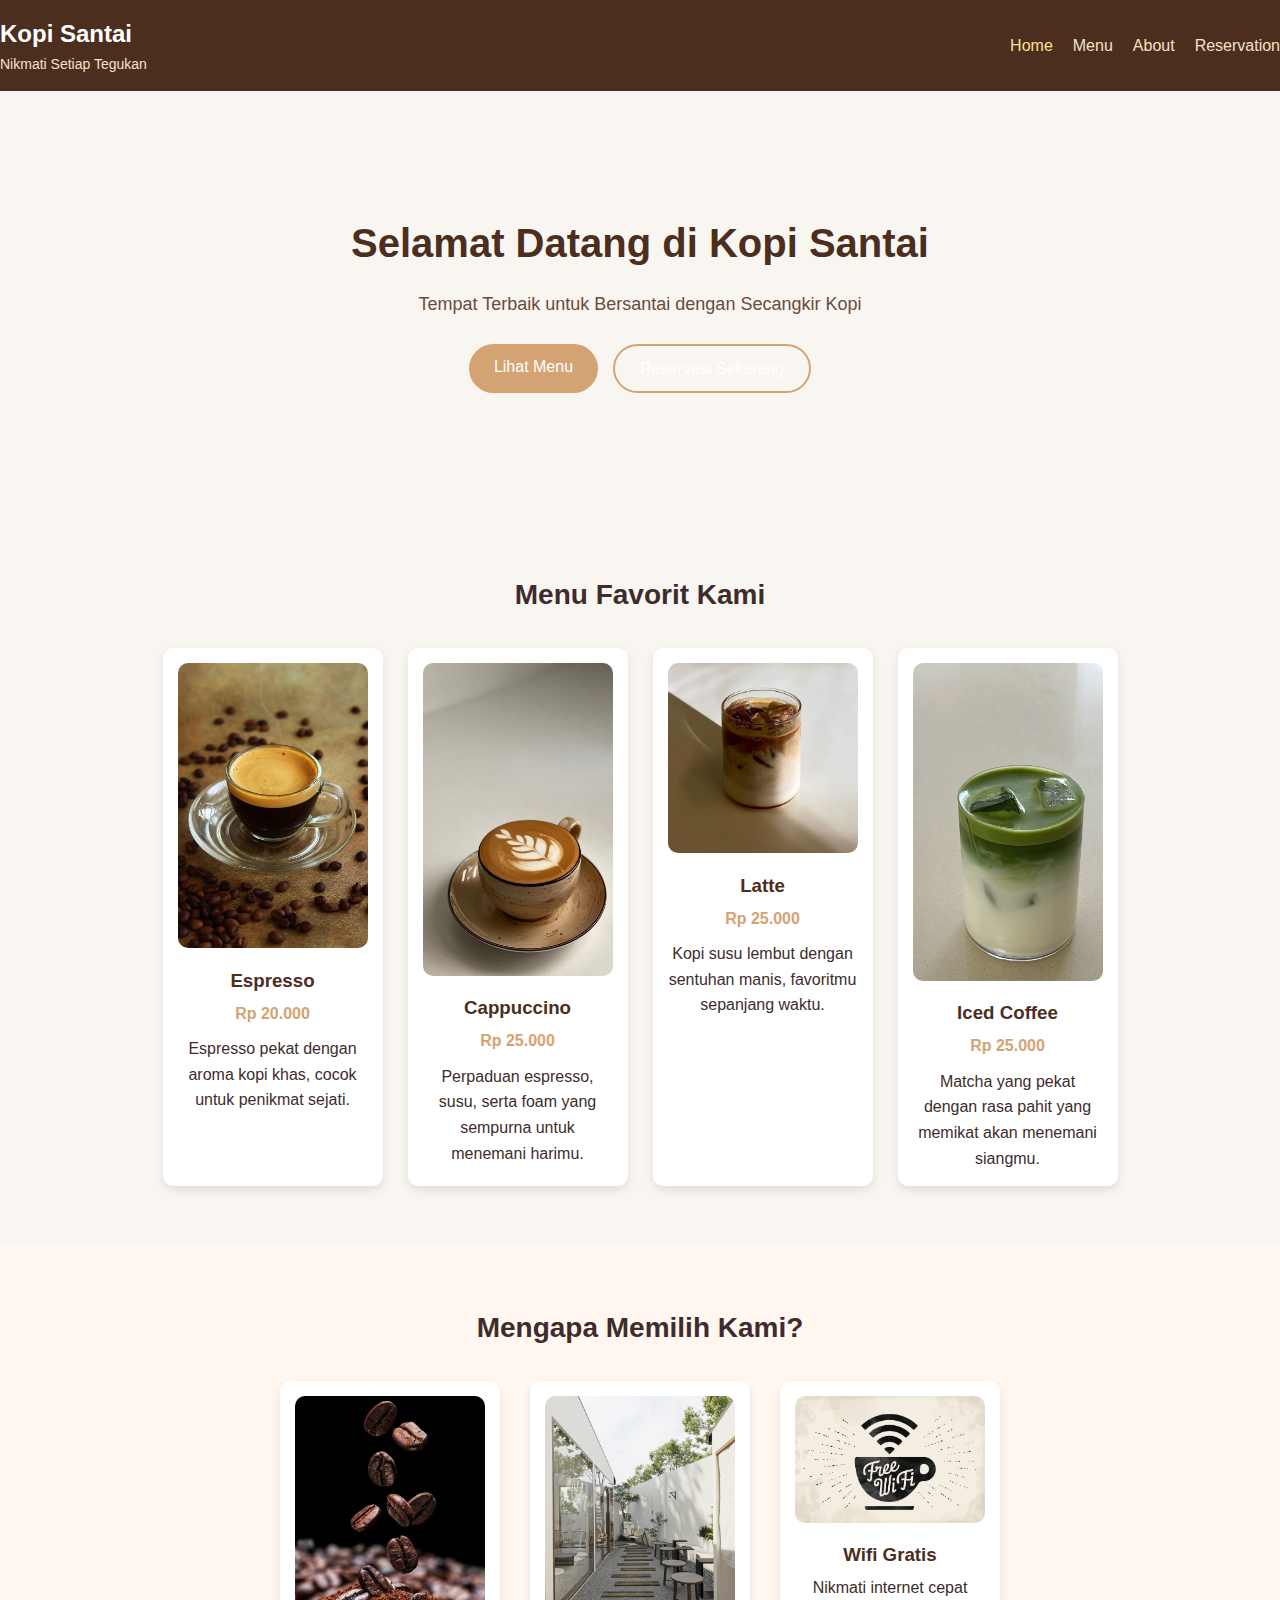
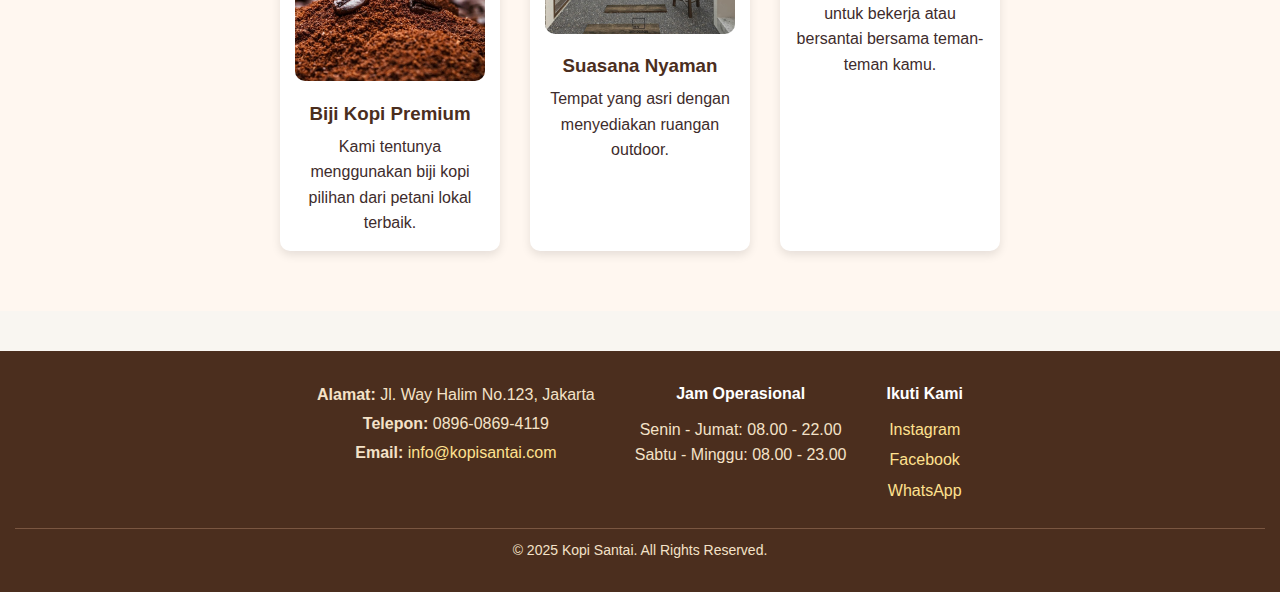
<file: index.html>
<!DOCTYPE html>
<html lang="id">
<head>
  <meta charset="UTF-8">
  <meta name="viewport" content="width=device-width, initial-scale=1.0">
  <title>Kopi Santai</title>
  <link rel="stylesheet" href="style.css">
</head>
<body>

  <header>
    <div class="logo">
      <h1>Kopi Santai</h1>
      <p class="tagline">Nikmati Setiap Tegukan</p>
    </div>

    <nav>
      <ul>
        <li><a href="index.html" class="active">Home</a></li>
        <li><a href="menu.html">Menu</a></li>
        <li><a href="about.html">About</a></li>
        <li><a href="reservation.html">Reservation</a></li>
      </ul>
    </nav>
  </header>

  <section id="hero">
    <div class="hero-content">
      <h2>Selamat Datang di Kopi Santai</h2>
      <p>Tempat Terbaik untuk Bersantai dengan Secangkir Kopi</p>
      <div class="cta-buttons">
        <a href="menu.html" class="btn">Lihat Menu</a>
        <a href="reservation.html" class="btn btn-outline">Reservasi Sekarang</a>
      </div>
    </div>
  </section>

  <section id="featured-menu">
    <h2>Menu Favorit Kami</h2>
    <div class="menu-container">
      <article class="menu-item">
        <img src="espresso.jpg" alt="Espresso">
        <h3>Espresso</h3>
        <p class="price">Rp 20.000</p>
        <p>Espresso pekat dengan aroma kopi khas, cocok untuk penikmat sejati.</p>
      </article>

      <article class="menu-item">
        <img src="cappuccino.jpg" alt="Cappuccino">
        <h3>Cappuccino</h3>
        <p class="price">Rp 25.000</p>
        <p>Perpaduan espresso, susu, serta foam yang sempurna untuk menemani harimu.</p>
      </article>

      <article class="menu-item">
        <img src="latte.jpg" alt="Latte">
        <h3>Latte</h3>
        <p class="price">Rp 25.000</p>
        <p>Kopi susu lembut dengan sentuhan manis, favoritmu sepanjang waktu.</p>
      </article>

      <article class="menu-item">
        <img src="matcha.jpg" alt="Matcha">
        <h3>Iced Coffee</h3>
        <p class="price">Rp 25.000</p>
        <p>Matcha yang pekat dengan rasa pahit yang memikat akan menemani siangmu.</p>
      </article>
    </div>
  </section>

  <section id="why-choose-us">
    <h2>Mengapa Memilih Kami?</h2>
    <div class="advantages">
      <article>
        <img src="bijikopi.jpg" alt="Biji Kopi Premium">
        <h3>Biji Kopi Premium</h3>
        <p>Kami tentunya menggunakan biji kopi pilihan dari petani lokal terbaik.</p>
      </article>

      <article>
        <img src="tempat.jpg" alt="Suasana Nyaman">
        <h3>Suasana Nyaman</h3>
        <p>Tempat yang asri dengan menyediakan ruangan outdoor.</p>
      </article>

      <article>
        <img src="freewifi.jpg" alt="Wifi Gratis">
        <h3>Wifi Gratis</h3>
        <p>Nikmati internet cepat untuk bekerja atau bersantai bersama teman-teman kamu.</p>
      </article>
    </div>
  </section>

  <footer>
    <div class="footer-content">
      <address>
        <p><strong>Alamat:</strong> Jl. Way Halim No.123, Jakarta</p>
        <p><strong>Telepon:</strong> 0896-0869-4119</p>
        <p><strong>Email:</strong> <a href="mailto:info@kopisantai.com">info@kopisantai.com</a></p>
      </address>

      <div class="hours">
        <h4>Jam Operasional</h4>
        <p>Senin - Jumat: 08.00 - 22.00</p>
        <p>Sabtu - Minggu: 08.00 - 23.00</p>
      </div>

      <div class="socials">
        <h4>Ikuti Kami</h4>
        <ul>
          <li><a href="#">Instagram</a></li>
          <li><a href="#">Facebook</a></li>
          <li><a href="#">WhatsApp</a></li>
        </ul>
      </div>
    </div>

    <p class="copyright">
      &copy; 2025 Kopi Santai. All Rights Reserved.
    </p>
  </footer>

</body>
</html>
</file>
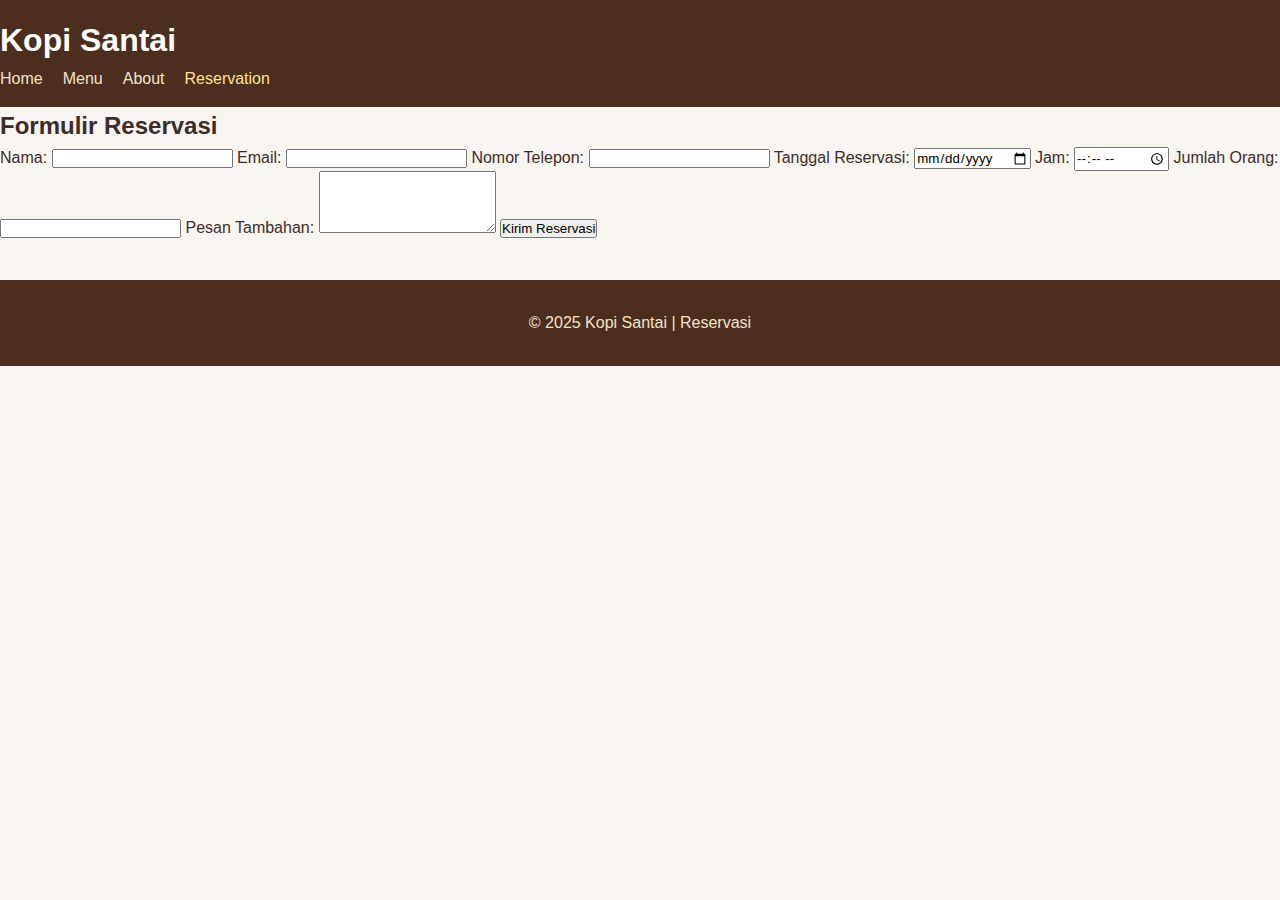
<file: reservation.html>
<!DOCTYPE html>
<html lang="id">
<head>
  <meta charset="UTF-8">
  <meta name="viewport" content="width=device-width, initial-scale=1.0">
  <title>Reservation | Kopi Santai</title>
  <link rel="stylesheet" href="style.css">
</head>
<body>
  <header>
    <div class="container nav-container">
      <h1 class="logo"> Kopi Santai</h1>
      <nav>
        <ul class="nav-links">
          <li><a href="index.html">Home</a></li>
          <li><a href="menu.html">Menu</a></li>
          <li><a href="about.html">About</a></li>
          <li><a href="reservation.html" class="active">Reservation</a></li>
        </ul>
      </nav>
    </div>
  </header>

  <main>
    <section class="reservation-form">
      <h2>Formulir Reservasi</h2>
      <form action="#" method="post">
        <label for="nama">Nama:</label>
        <input type="text" id="nama" name="nama" required>

        <label for="email">Email:</label>
        <input type="email" id="email" name="email" required>

        <label for="telepon">Nomor Telepon:</label>
        <input type="tel" id="telepon" name="telepon" required>

        <label for="tanggal">Tanggal Reservasi:</label>
        <input type="date" id="tanggal" name="tanggal" required>

        <label for="jam">Jam:</label>
        <input type="time" id="jam" name="jam" required>

        <label for="jumlah">Jumlah Orang:</label>
        <input type="number" id="jumlah" name="jumlah" min="1" required>

        <label for="pesan">Pesan Tambahan:</label>
        <textarea id="pesan" name="pesan" rows="4"></textarea>

        <button type="submit" class="btn-primary">Kirim Reservasi</button>
      </form>
    </section>
  </main>

  <footer>
    <p>&copy; 2025 Kopi Santai | Reservasi</p>
  </footer>
</body>
</html>
</file>
<file: style.css>
* {
  margin: 0;
  padding: 0;
  box-sizing: border-box;
  font-family: "Poppins", sans-serif;
}

body {
  background-color: #f9f6f1;
  color: #3e2c2c;
  line-height: 1.6;
}

header {
  background-color: #4b2e1e;
  color: #fff;
  padding: 15px 0;
  width: 100%;
  display: flex;
  justify-content: space-between;
  align-items: center;
}

.header-container {
  width: 90%;
  margin: auto;
  display: flex;
  justify-content: space-between;
  align-items: center;
}

.logo h1 {
  font-size: 24px;
  font-weight: bold;
}

.logo .tagline,
.tagline {
  font-size: 14px;
  color: #f4e2c8;
}

nav ul {
  list-style: none;
  display: flex;
  gap: 20px;
}

nav a {
  text-decoration: none;
  color: #f4e2c8;
  font-weight: 500;
  transition: 0.3s;
}

nav a:hover,
nav a.active {
  color: #ffe18f;
}

#hero {
  color: #fff;
  text-align: center;
  padding: 120px 20px;
}

.hero-content h2 {
  font-size: 40px;
  margin-bottom: 15px;
  color: #4b2e1e;
}

.hero-content p {
  font-size: 18px;
  margin-bottom: 25px;
  color: #6b4b3e;
}

.cta-buttons {
  display: flex;
  justify-content: center;
  gap: 15px;
}

.btn {
  display: inline-block;
  background-color: #d4a373;
  color: #fff;
  padding: 10px 25px;
  border-radius: 25px;
  text-decoration: none;
  font-weight: 500;
  transition: 0.3s;
}

.btn:hover {
  background-color: #b07a51;
}

.btn-outline {
  background-color: transparent;
  border: 2px solid #d4a373;
}

.btn-outline:hover {
  background-color: #d4a373;
  color: #fff;
}

#featured-menu {
  text-align: center;
  padding: 60px 20px;
}

#featured-menu h2 {
  font-size: 28px;
  margin-bottom: 30px;
}

.menu-container {
  display: flex;
  flex-wrap: wrap;
  justify-content: center;
  gap: 25px;
}

.menu-item {
  background-color: #fff;
  width: 220px;
  border-radius: 10px;
  box-shadow: 0 4px 10px rgba(0, 0, 0, 0.1);
  padding: 15px;
  transition: transform 0.3s;
}

.menu-item:hover {
  transform: translateY(-5px);
}

.menu-item img {
  width: 100%;
  border-radius: 10px;
}

.menu-item h3 {
  margin: 10px 0 5px;
  color: #4b2e1e;
}

.menu-item .price {
  color: #d4a373;
  font-weight: bold;
  margin-bottom: 10px;
}

#why-choose-us {
  background-color: #fff7f0;
  text-align: center;
  padding: 60px 20px;
}

#why-choose-us h2 {
  font-size: 28px;
  margin-bottom: 30px;
}

.advantages {
  display: flex;
  flex-wrap: wrap;
  justify-content: center;
  gap: 30px;
}

.advantages article {
  background: #fff;
  border-radius: 10px;
  width: 220px;
  padding: 15px;
  box-shadow: 0 4px 10px rgba(0, 0, 0, 0.1);
}

.advantages img {
  width: 100%;
  border-radius: 10px;
  margin-bottom: 10px;
}

.advantages h3 {
  color: #4b2e1e;
  margin-bottom: 5px;
}

.menu-filter {
  text-align: center;
  padding: 40px 0 20px;
}

.menu-filter button {
  background-color: #d4a373;
  color: #fff;
  border: none;
  margin: 0 10px;
  padding: 10px 18px;
  border-radius: 25px;
  font-weight: 500;
  cursor: pointer;
  transition: 0.3s;
}

.menu-filter button:hover {
  background-color: #b07a51;
}

.menu-filter button.active {
  background-color: #4b2e1e;
  color: #ffe18f;
}

.menu-grid {
  text-align: center;
  padding: 40px 20px 60px;
}

.menu-grid h2 {
  font-size: 28px;
  margin-bottom: 30px;
  color: #3e2c2c;
}

.grid-container {
  display: grid;
  grid-template-columns: repeat(auto-fit, minmax(230px, 1fr));
  gap: 30px;
  width: 90%;
  margin: auto;
}

.menu-grid .menu-item {
  background-color: #fff;
  border-radius: 12px;
  box-shadow: 0 4px 10px rgba(0, 0, 0, 0.1);
  padding: 15px;
  transition: 0.3s ease;
}

.menu-grid .menu-item:hover {
  transform: translateY(-5px);
  box-shadow: 0 6px 14px rgba(0, 0, 0, 0.15);
}

.menu-grid figure {
  margin-bottom: 10px;
}

.menu-grid img {
  width: 100%;
  border-radius: 10px;
}

.menu-grid figcaption {
  font-size: 14px;
  color: #7a5c46;
  margin-top: 5px;
}

.menu-grid .menu-item p {
  font-size: 14px;
  color: #5c4a3b;
}

.menu-grid .price {
  font-weight: bold;
  margin-top: 5px;
  color: #d4a373;
}

.menu-grid mark,
.menu-grid span {
  background-color: #ffe18f;
  color: #4b2e1e;
  font-size: 12px;
  padding: 3px 7px;
  border-radius: 5px;
  margin-left: 5px;
}

footer {
  background-color: #4b2e1e;
  color: #f4e2c8;
  text-align: center;
  padding: 30px 15px;
  margin-top: 40px;
}

.footer-content {
  display: flex;
  flex-wrap: wrap;
  justify-content: center;
  gap: 40px;
  margin-bottom: 20px;
}

footer address {
  font-style: normal;
  line-height: 1.8;
}

footer a {
  color: #ffe18f;
  text-decoration: none;
}

footer a:hover {
  text-decoration: underline;
}

footer h4 {
  margin-bottom: 10px;
  color: #fff;
}

footer ul {
  list-style: none;
  padding: 0;
}

footer li {
  margin-bottom: 5px;
}

.copyright {
  border-top: 1px solid #7a5641;
  padding-top: 10px;
  font-size: 14px;
  color: #f4e2c8;
}
</file>
